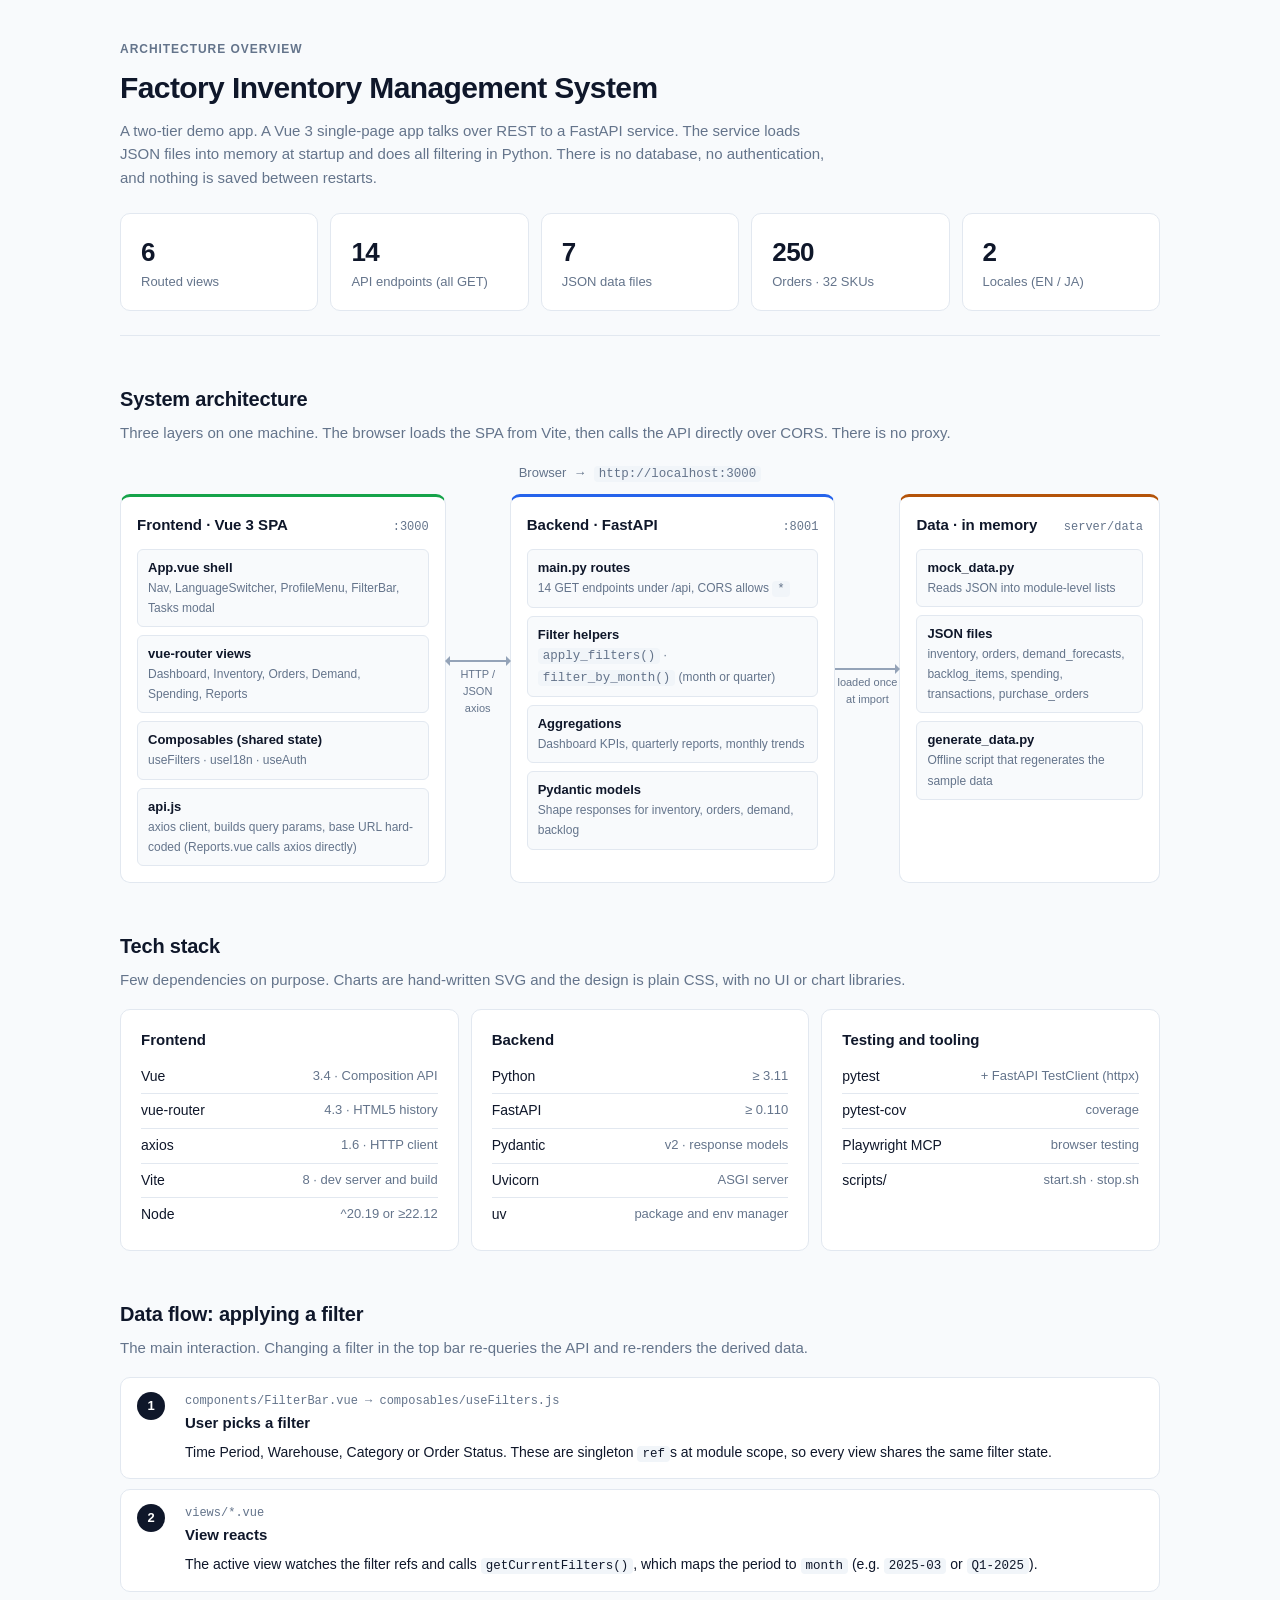
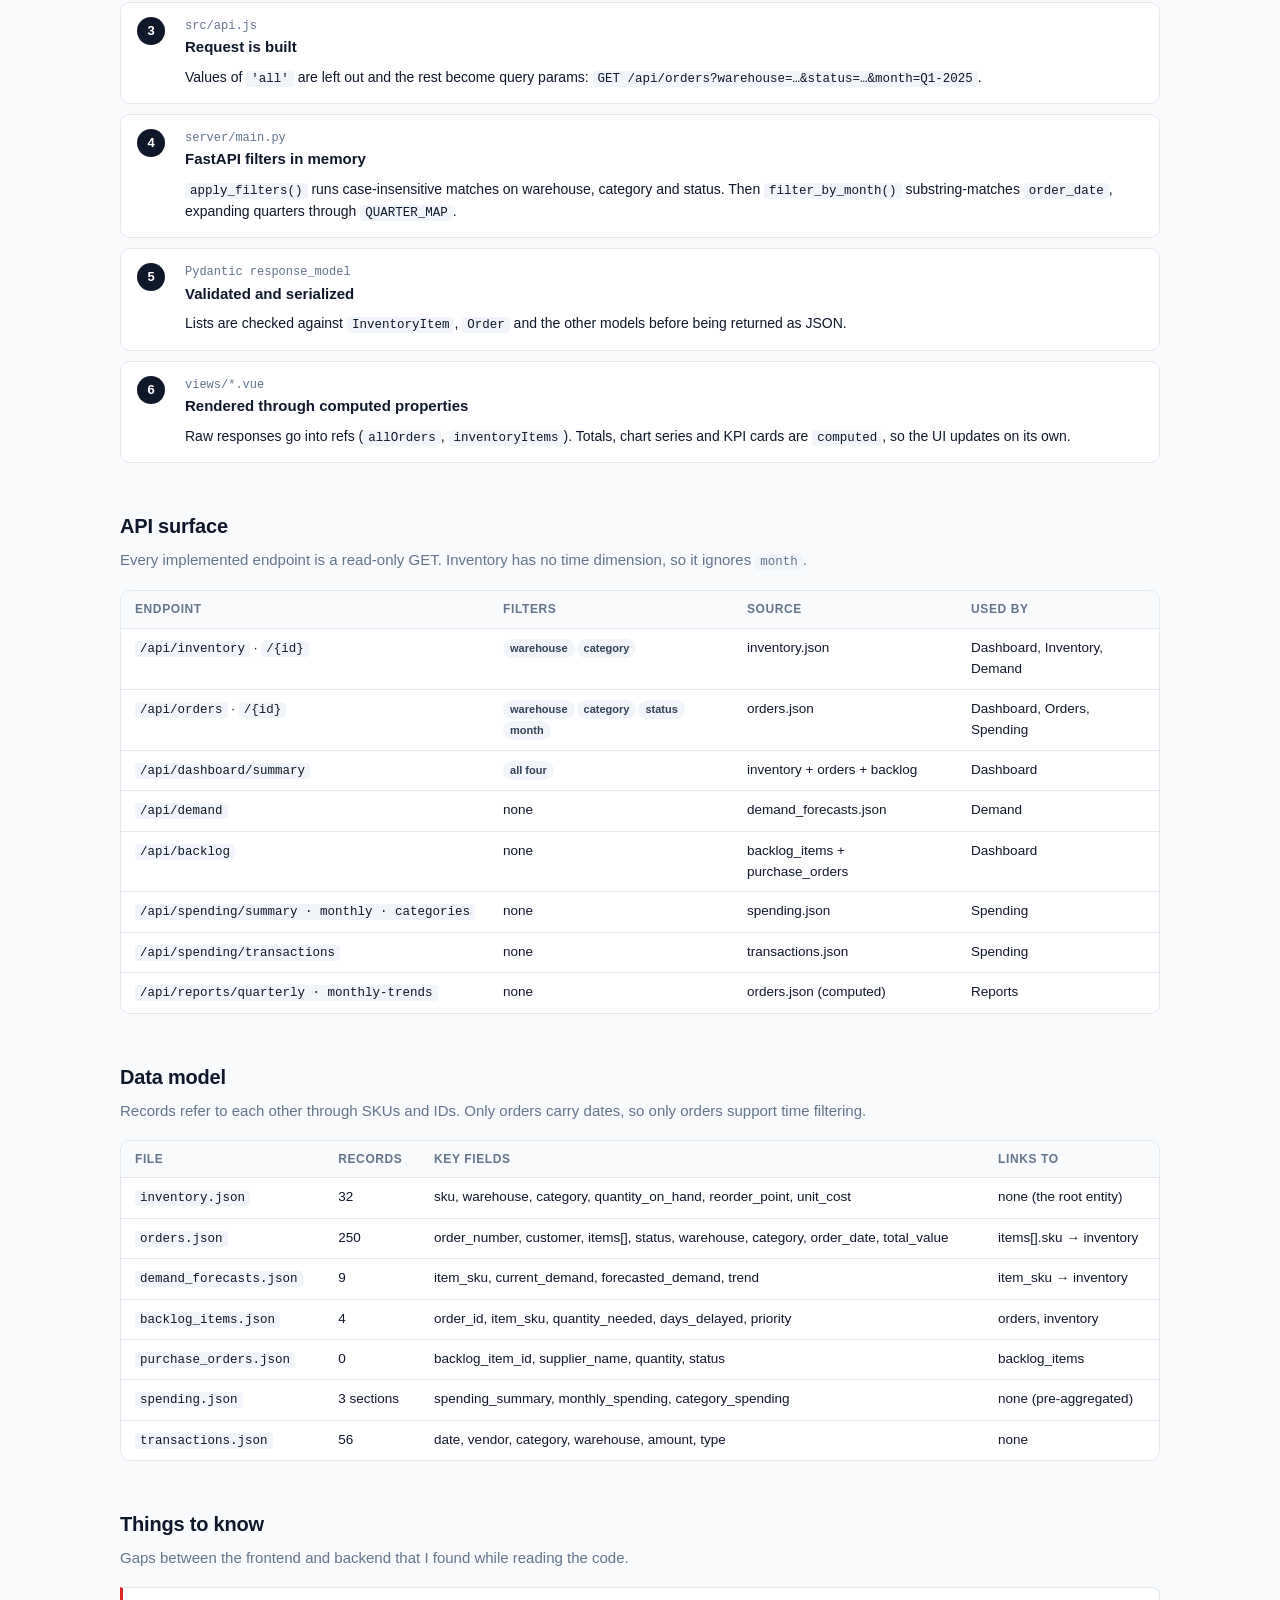
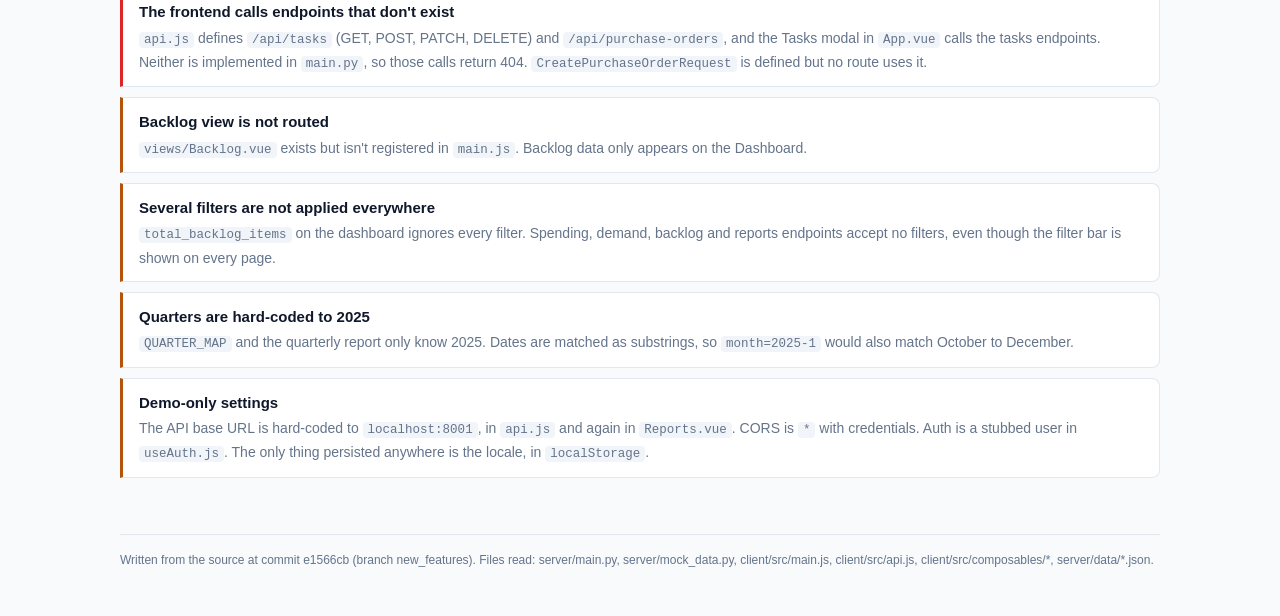
<file: docs/architecture.html>
<!doctype html>
<html lang="en">
<head>
<meta charset="utf-8">
<meta name="viewport" content="width=device-width, initial-scale=1">
<title>Inventory System Architecture</title>
<style>
  :root {
    --ink: #0f172a; --muted: #64748b; --line: #e2e8f0; --bg: #f8fafc; --card: #ffffff;
    --blue: #2563eb; --blue-bg: #eff6ff; --green: #16a34a; --green-bg: #f0fdf4;
    --amber: #b45309; --amber-bg: #fffbeb; --red: #dc2626; --red-bg: #fef2f2;
    --mono: ui-monospace, SFMono-Regular, Menlo, monospace;
  }
  * { box-sizing: border-box; }
  body { margin: 0; background: var(--bg); color: var(--ink);
    font: 15px/1.55 -apple-system, BlinkMacSystemFont, "Segoe UI", Roboto, sans-serif; }
  .wrap { max-width: 1080px; margin: 0 auto; padding: 40px 20px 64px; }
  header { border-bottom: 1px solid var(--line); padding-bottom: 24px; margin-bottom: 32px; }
  .eyebrow { font-size: 12px; letter-spacing: .08em; text-transform: uppercase; color: var(--muted); font-weight: 600; }
  h1 { font-size: 30px; margin: 6px 0 8px; letter-spacing: -.02em; }
  h2 { font-size: 20px; margin: 48px 0 6px; letter-spacing: -.01em; }
  h3 { font-size: 15px; margin: 0 0 8px; }
  .lede { color: var(--muted); max-width: 720px; margin: 0; }
  .sub { color: var(--muted); margin: 0 0 18px; }
  code { font-family: var(--mono); font-size: 12.5px; background: #f1f5f9; padding: 1px 5px; border-radius: 4px; }
  .card { background: var(--card); border: 1px solid var(--line); border-radius: 10px; padding: 18px 20px; }

  .stats { display: grid; grid-template-columns: repeat(auto-fit, minmax(150px, 1fr)); gap: 12px; margin-top: 24px; }
  .stat .n { font-size: 26px; font-weight: 700; letter-spacing: -.02em; }
  .stat .l { color: var(--muted); font-size: 13px; }

  /* Architecture diagram */
  .arch { display: grid; grid-template-columns: 1fr 64px 1fr 64px 0.8fr; align-items: stretch; }
  .tier { background: var(--card); border: 1px solid var(--line); border-radius: 10px; padding: 16px; }
  .tier-head { display: flex; justify-content: space-between; align-items: baseline; margin-bottom: 12px; }
  .tier-head h3 { margin: 0; }
  .port { font-family: var(--mono); font-size: 12px; color: var(--muted); }
  .tier.fe { border-top: 3px solid var(--green); }
  .tier.be { border-top: 3px solid var(--blue); }
  .tier.data { border-top: 3px solid var(--amber); }
  .box { border: 1px solid var(--line); border-radius: 6px; padding: 8px 10px; margin-bottom: 8px; font-size: 13px; background: var(--bg); }
  .box b { display: block; font-size: 13px; }
  .box span { color: var(--muted); font-size: 12px; }
  .box:last-child { margin-bottom: 0; }
  .link { display: flex; flex-direction: column; justify-content: center; align-items: center; color: var(--muted); font-size: 11px; text-align: center; gap: 4px; }
  .link .arrow { width: 100%; height: 2px; background: #94a3b8; position: relative; }
  .link .arrow::after { content: ""; position: absolute; right: -1px; top: -4px; border: 5px solid transparent; border-left-color: #94a3b8; border-right: 0; }
  .link .arrow.both::before { content: ""; position: absolute; left: -1px; top: -4px; border: 5px solid transparent; border-right-color: #94a3b8; border-left: 0; }
  .browser { text-align: center; color: var(--muted); font-size: 13px; margin-bottom: 10px; }

  /* Tech stack */
  .stack { display: grid; grid-template-columns: repeat(auto-fit, minmax(240px, 1fr)); gap: 12px; }
  .stack ul { margin: 0; padding: 0; list-style: none; }
  .stack li { display: flex; justify-content: space-between; gap: 12px; padding: 6px 0; border-bottom: 1px solid var(--line); font-size: 14px; }
  .stack li:last-child { border-bottom: 0; }
  .stack li span:last-child { color: var(--muted); font-size: 13px; text-align: right; }

  /* Flow */
  .flow { counter-reset: step; list-style: none; padding: 0; margin: 0; display: grid; gap: 10px; }
  .flow li { counter-increment: step; display: grid; grid-template-columns: 36px 1fr; gap: 12px; align-items: start; background: var(--card); border: 1px solid var(--line); border-radius: 10px; padding: 14px 16px; }
  .flow li::before { content: counter(step); width: 28px; height: 28px; border-radius: 50%; background: var(--ink); color: #fff; display: grid; place-items: center; font-size: 13px; font-weight: 600; }
  .flow .where { font-family: var(--mono); font-size: 12px; color: var(--muted); }
  .flow p { margin: 2px 0 0; font-size: 14px; }

  /* Tables */
  .tbl-wrap { overflow-x: auto; background: var(--card); border: 1px solid var(--line); border-radius: 10px; }
  table { border-collapse: collapse; width: 100%; font-size: 13.5px; }
  th, td { text-align: left; padding: 9px 14px; border-bottom: 1px solid var(--line); vertical-align: top; }
  th { font-size: 12px; text-transform: uppercase; letter-spacing: .05em; color: var(--muted); background: var(--bg); font-weight: 600; }
  tr:last-child td { border-bottom: 0; }
  td code { white-space: nowrap; }
  .tag { display: inline-block; font-size: 11px; font-weight: 600; padding: 1px 7px; border-radius: 999px; margin: 1px 2px 1px 0; white-space: nowrap; }
  .tag.get { background: var(--blue-bg); color: var(--blue); }
  .tag.ok { background: var(--green-bg); color: var(--green); }
  .tag.warn { background: var(--amber-bg); color: var(--amber); }
  .tag.bad { background: var(--red-bg); color: var(--red); }
  .tag.f { background: #f1f5f9; color: #334155; }

  .notes { display: grid; gap: 10px; }
  .note { border-left: 3px solid var(--amber); background: var(--card); border-radius: 0 8px 8px 0; padding: 12px 16px; border-top: 1px solid var(--line); border-right: 1px solid var(--line); border-bottom: 1px solid var(--line); }
  .note.bad { border-left-color: var(--red); }
  .note b { display: block; margin-bottom: 2px; }
  .note span { color: var(--muted); font-size: 14px; }
  footer { margin-top: 56px; color: var(--muted); font-size: 12px; border-top: 1px solid var(--line); padding-top: 16px; }

  @media (max-width: 820px) {
    .arch { grid-template-columns: 1fr; }
    .link { padding: 10px 0; }
    .link .arrow { width: 2px; height: 28px; }
    .link .arrow::after { right: -4px; top: auto; bottom: -1px; border: 5px solid transparent; border-top-color: #94a3b8; border-bottom: 0; }
    .link .arrow.both::before { left: -4px; top: -1px; border: 5px solid transparent; border-bottom-color: #94a3b8; border-top: 0; }
  }
</style>
</head>
<body>
<div class="wrap">

<header>
  <div class="eyebrow">Architecture Overview</div>
  <h1>Factory Inventory Management System</h1>
  <p class="lede">A two-tier demo app. A Vue 3 single-page app talks over REST to a FastAPI service.
  The service loads JSON files into memory at startup and does all filtering in Python. There is no database,
  no authentication, and nothing is saved between restarts.</p>
  <div class="stats">
    <div class="card stat"><div class="n">6</div><div class="l">Routed views</div></div>
    <div class="card stat"><div class="n">14</div><div class="l">API endpoints (all GET)</div></div>
    <div class="card stat"><div class="n">7</div><div class="l">JSON data files</div></div>
    <div class="card stat"><div class="n">250</div><div class="l">Orders · 32 SKUs</div></div>
    <div class="card stat"><div class="n">2</div><div class="l">Locales (EN / JA)</div></div>
  </div>
</header>

<section>
  <h2>System architecture</h2>
  <p class="sub">Three layers on one machine. The browser loads the SPA from Vite, then calls the API directly over CORS. There is no proxy.</p>
  <div class="browser">Browser &nbsp;→&nbsp; <code>http://localhost:3000</code></div>
  <div class="arch">
    <div class="tier fe">
      <div class="tier-head"><h3>Frontend · Vue 3 SPA</h3><span class="port">:3000</span></div>
      <div class="box"><b>App.vue shell</b><span>Nav, LanguageSwitcher, ProfileMenu, FilterBar, Tasks modal</span></div>
      <div class="box"><b>vue-router views</b><span>Dashboard, Inventory, Orders, Demand, Spending, Reports</span></div>
      <div class="box"><b>Composables (shared state)</b><span>useFilters · useI18n · useAuth</span></div>
      <div class="box"><b>api.js</b><span>axios client, builds query params, base URL hard-coded (Reports.vue calls axios directly)</span></div>
    </div>
    <div class="link"><div class="arrow both"></div>HTTP / JSON<br>axios</div>
    <div class="tier be">
      <div class="tier-head"><h3>Backend · FastAPI</h3><span class="port">:8001</span></div>
      <div class="box"><b>main.py routes</b><span>14 GET endpoints under /api, CORS allows <code>*</code></span></div>
      <div class="box"><b>Filter helpers</b><span><code>apply_filters()</code> · <code>filter_by_month()</code> (month or quarter)</span></div>
      <div class="box"><b>Aggregations</b><span>Dashboard KPIs, quarterly reports, monthly trends</span></div>
      <div class="box"><b>Pydantic models</b><span>Shape responses for inventory, orders, demand, backlog</span></div>
    </div>
    <div class="link"><div class="arrow"></div>loaded once<br>at import</div>
    <div class="tier data">
      <div class="tier-head"><h3>Data · in memory</h3><span class="port">server/data</span></div>
      <div class="box"><b>mock_data.py</b><span>Reads JSON into module-level lists</span></div>
      <div class="box"><b>JSON files</b><span>inventory, orders, demand_forecasts, backlog_items, spending, transactions, purchase_orders</span></div>
      <div class="box"><b>generate_data.py</b><span>Offline script that regenerates the sample data</span></div>
    </div>
  </div>
</section>

<section>
  <h2>Tech stack</h2>
  <p class="sub">Few dependencies on purpose. Charts are hand-written SVG and the design is plain CSS, with no UI or chart libraries.</p>
  <div class="stack">
    <div class="card"><h3>Frontend</h3><ul>
      <li><span>Vue</span><span>3.4 · Composition API</span></li>
      <li><span>vue-router</span><span>4.3 · HTML5 history</span></li>
      <li><span>axios</span><span>1.6 · HTTP client</span></li>
      <li><span>Vite</span><span>8 · dev server and build</span></li>
      <li><span>Node</span><span>^20.19 or ≥22.12</span></li>
    </ul></div>
    <div class="card"><h3>Backend</h3><ul>
      <li><span>Python</span><span>≥ 3.11</span></li>
      <li><span>FastAPI</span><span>≥ 0.110</span></li>
      <li><span>Pydantic</span><span>v2 · response models</span></li>
      <li><span>Uvicorn</span><span>ASGI server</span></li>
      <li><span>uv</span><span>package and env manager</span></li>
    </ul></div>
    <div class="card"><h3>Testing and tooling</h3><ul>
      <li><span>pytest</span><span>+ FastAPI TestClient (httpx)</span></li>
      <li><span>pytest-cov</span><span>coverage</span></li>
      <li><span>Playwright MCP</span><span>browser testing</span></li>
      <li><span>scripts/</span><span>start.sh · stop.sh</span></li>
    </ul></div>
  </div>
</section>

<section>
  <h2>Data flow: applying a filter</h2>
  <p class="sub">The main interaction. Changing a filter in the top bar re-queries the API and re-renders the derived data.</p>
  <ol class="flow">
    <li><div><div class="where">components/FilterBar.vue → composables/useFilters.js</div>
      <h3>User picks a filter</h3><p>Time Period, Warehouse, Category or Order Status. These are singleton <code>ref</code>s at module scope, so every view shares the same filter state.</p></div></li>
    <li><div><div class="where">views/*.vue</div>
      <h3>View reacts</h3><p>The active view watches the filter refs and calls <code>getCurrentFilters()</code>, which maps the period to <code>month</code> (e.g. <code>2025-03</code> or <code>Q1-2025</code>).</p></div></li>
    <li><div><div class="where">src/api.js</div>
      <h3>Request is built</h3><p>Values of <code>'all'</code> are left out and the rest become query params: <code>GET /api/orders?warehouse=…&amp;status=…&amp;month=Q1-2025</code>.</p></div></li>
    <li><div><div class="where">server/main.py</div>
      <h3>FastAPI filters in memory</h3><p><code>apply_filters()</code> runs case-insensitive matches on warehouse, category and status. Then <code>filter_by_month()</code> substring-matches <code>order_date</code>, expanding quarters through <code>QUARTER_MAP</code>.</p></div></li>
    <li><div><div class="where">Pydantic response_model</div>
      <h3>Validated and serialized</h3><p>Lists are checked against <code>InventoryItem</code>, <code>Order</code> and the other models before being returned as JSON.</p></div></li>
    <li><div><div class="where">views/*.vue</div>
      <h3>Rendered through computed properties</h3><p>Raw responses go into refs (<code>allOrders</code>, <code>inventoryItems</code>). Totals, chart series and KPI cards are <code>computed</code>, so the UI updates on its own.</p></div></li>
  </ol>
</section>

<section>
  <h2>API surface</h2>
  <p class="sub">Every implemented endpoint is a read-only GET. Inventory has no time dimension, so it ignores <code>month</code>.</p>
  <div class="tbl-wrap"><table>
    <thead><tr><th>Endpoint</th><th>Filters</th><th>Source</th><th>Used by</th></tr></thead>
    <tbody>
      <tr><td><code>/api/inventory</code> · <code>/{id}</code></td><td><span class="tag f">warehouse</span><span class="tag f">category</span></td><td>inventory.json</td><td>Dashboard, Inventory, Demand</td></tr>
      <tr><td><code>/api/orders</code> · <code>/{id}</code></td><td><span class="tag f">warehouse</span><span class="tag f">category</span><span class="tag f">status</span><span class="tag f">month</span></td><td>orders.json</td><td>Dashboard, Orders, Spending</td></tr>
      <tr><td><code>/api/dashboard/summary</code></td><td><span class="tag f">all four</span></td><td>inventory + orders + backlog</td><td>Dashboard</td></tr>
      <tr><td><code>/api/demand</code></td><td>none</td><td>demand_forecasts.json</td><td>Demand</td></tr>
      <tr><td><code>/api/backlog</code></td><td>none</td><td>backlog_items + purchase_orders</td><td>Dashboard</td></tr>
      <tr><td><code>/api/spending/summary · monthly · categories</code></td><td>none</td><td>spending.json</td><td>Spending</td></tr>
      <tr><td><code>/api/spending/transactions</code></td><td>none</td><td>transactions.json</td><td>Spending</td></tr>
      <tr><td><code>/api/reports/quarterly · monthly-trends</code></td><td>none</td><td>orders.json (computed)</td><td>Reports</td></tr>
    </tbody>
  </table></div>
</section>

<section>
  <h2>Data model</h2>
  <p class="sub">Records refer to each other through SKUs and IDs. Only orders carry dates, so only orders support time filtering.</p>
  <div class="tbl-wrap"><table>
    <thead><tr><th>File</th><th>Records</th><th>Key fields</th><th>Links to</th></tr></thead>
    <tbody>
      <tr><td><code>inventory.json</code></td><td>32</td><td>sku, warehouse, category, quantity_on_hand, reorder_point, unit_cost</td><td>none (the root entity)</td></tr>
      <tr><td><code>orders.json</code></td><td>250</td><td>order_number, customer, items[], status, warehouse, category, order_date, total_value</td><td>items[].sku → inventory</td></tr>
      <tr><td><code>demand_forecasts.json</code></td><td>9</td><td>item_sku, current_demand, forecasted_demand, trend</td><td>item_sku → inventory</td></tr>
      <tr><td><code>backlog_items.json</code></td><td>4</td><td>order_id, item_sku, quantity_needed, days_delayed, priority</td><td>orders, inventory</td></tr>
      <tr><td><code>purchase_orders.json</code></td><td>0</td><td>backlog_item_id, supplier_name, quantity, status</td><td>backlog_items</td></tr>
      <tr><td><code>spending.json</code></td><td>3 sections</td><td>spending_summary, monthly_spending, category_spending</td><td>none (pre-aggregated)</td></tr>
      <tr><td><code>transactions.json</code></td><td>56</td><td>date, vendor, category, warehouse, amount, type</td><td>none</td></tr>
    </tbody>
  </table></div>
</section>

<section>
  <h2>Things to know</h2>
  <p class="sub">Gaps between the frontend and backend that I found while reading the code.</p>
  <div class="notes">
    <div class="note bad"><b>The frontend calls endpoints that don't exist</b>
      <span><code>api.js</code> defines <code>/api/tasks</code> (GET, POST, PATCH, DELETE) and <code>/api/purchase-orders</code>, and the Tasks modal in <code>App.vue</code> calls the tasks endpoints. Neither is implemented in <code>main.py</code>, so those calls return 404. <code>CreatePurchaseOrderRequest</code> is defined but no route uses it.</span></div>
    <div class="note"><b>Backlog view is not routed</b>
      <span><code>views/Backlog.vue</code> exists but isn't registered in <code>main.js</code>. Backlog data only appears on the Dashboard.</span></div>
    <div class="note"><b>Several filters are not applied everywhere</b>
      <span><code>total_backlog_items</code> on the dashboard ignores every filter. Spending, demand, backlog and reports endpoints accept no filters, even though the filter bar is shown on every page.</span></div>
    <div class="note"><b>Quarters are hard-coded to 2025</b>
      <span><code>QUARTER_MAP</code> and the quarterly report only know 2025. Dates are matched as substrings, so <code>month=2025-1</code> would also match October to December.</span></div>
    <div class="note"><b>Demo-only settings</b>
      <span>The API base URL is hard-coded to <code>localhost:8001</code>, in <code>api.js</code> and again in <code>Reports.vue</code>. CORS is <code>*</code> with credentials. Auth is a stubbed user in <code>useAuth.js</code>. The only thing persisted anywhere is the locale, in <code>localStorage</code>.</span></div>
  </div>
</section>

<footer>Written from the source at commit e1566cb (branch new_features). Files read: server/main.py, server/mock_data.py, client/src/main.js, client/src/api.js, client/src/composables/*, server/data/*.json.</footer>
</div>
</body>
</html>
</file>
